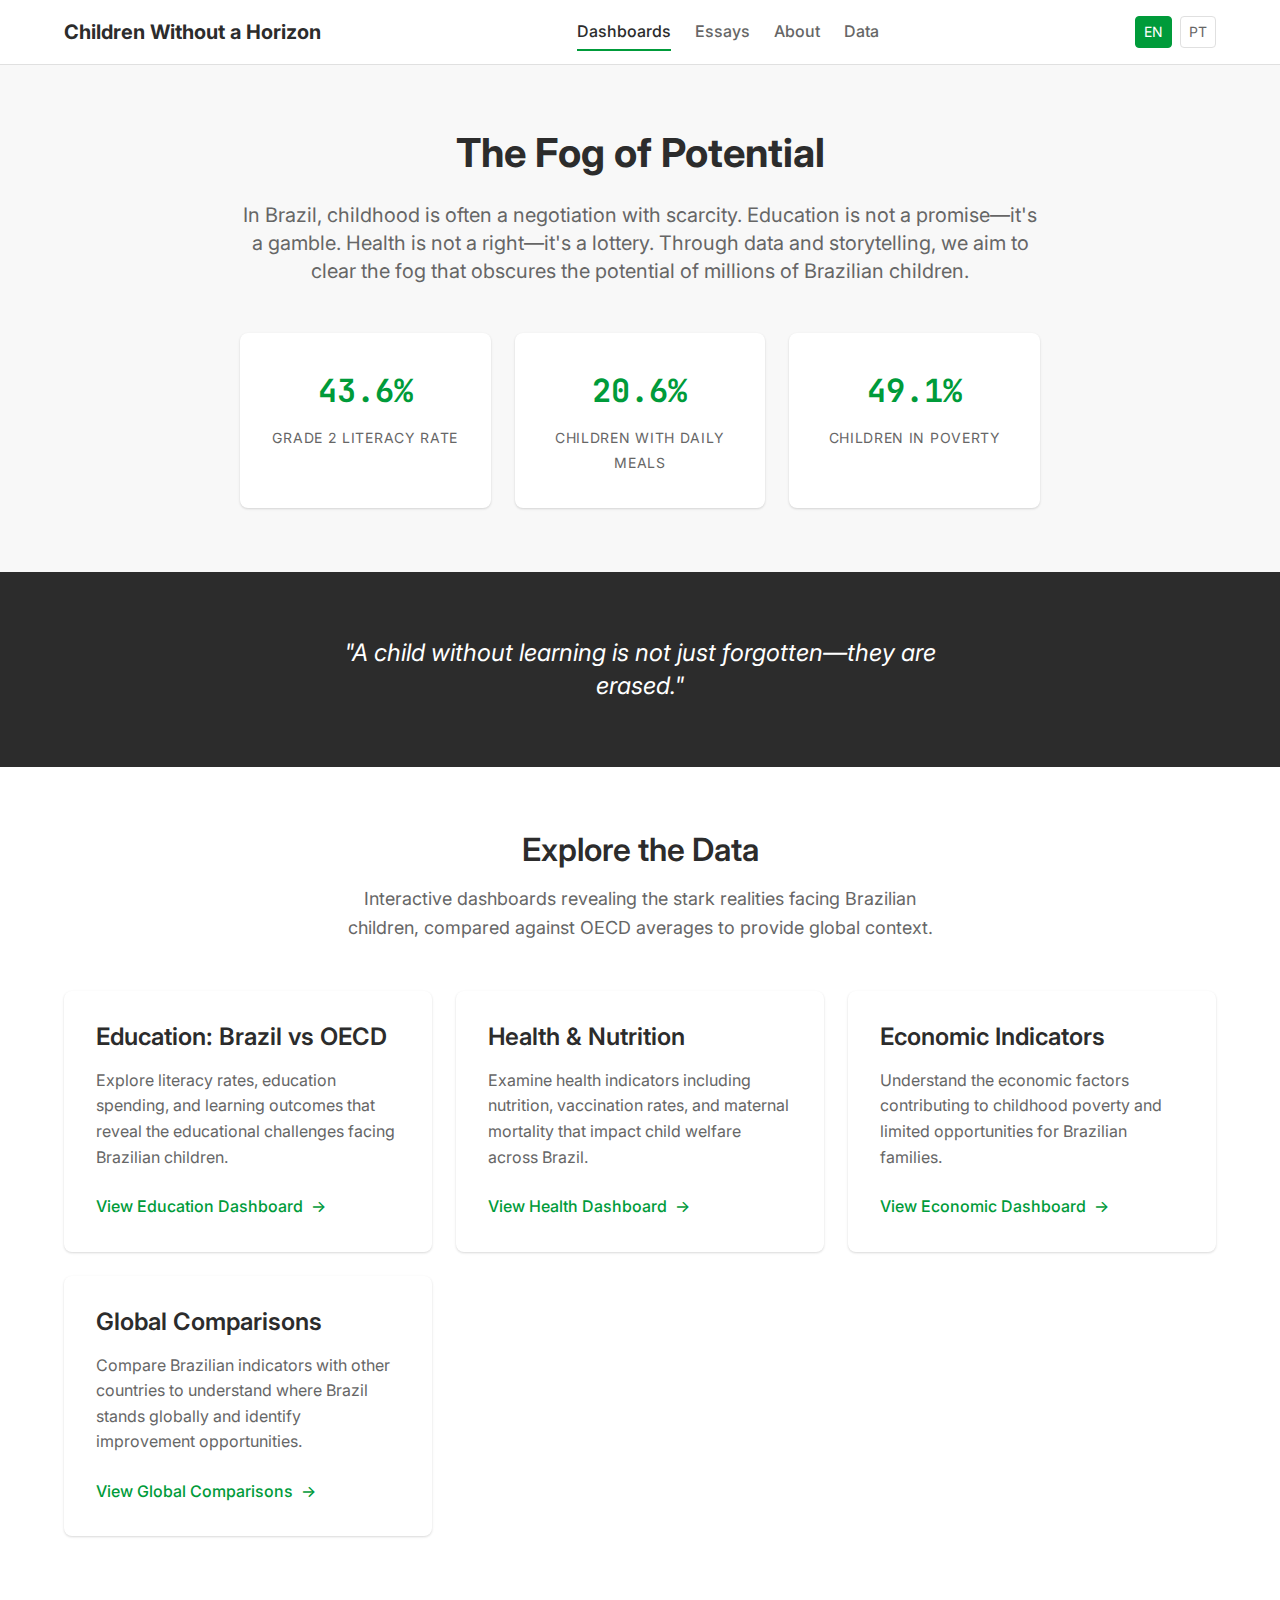
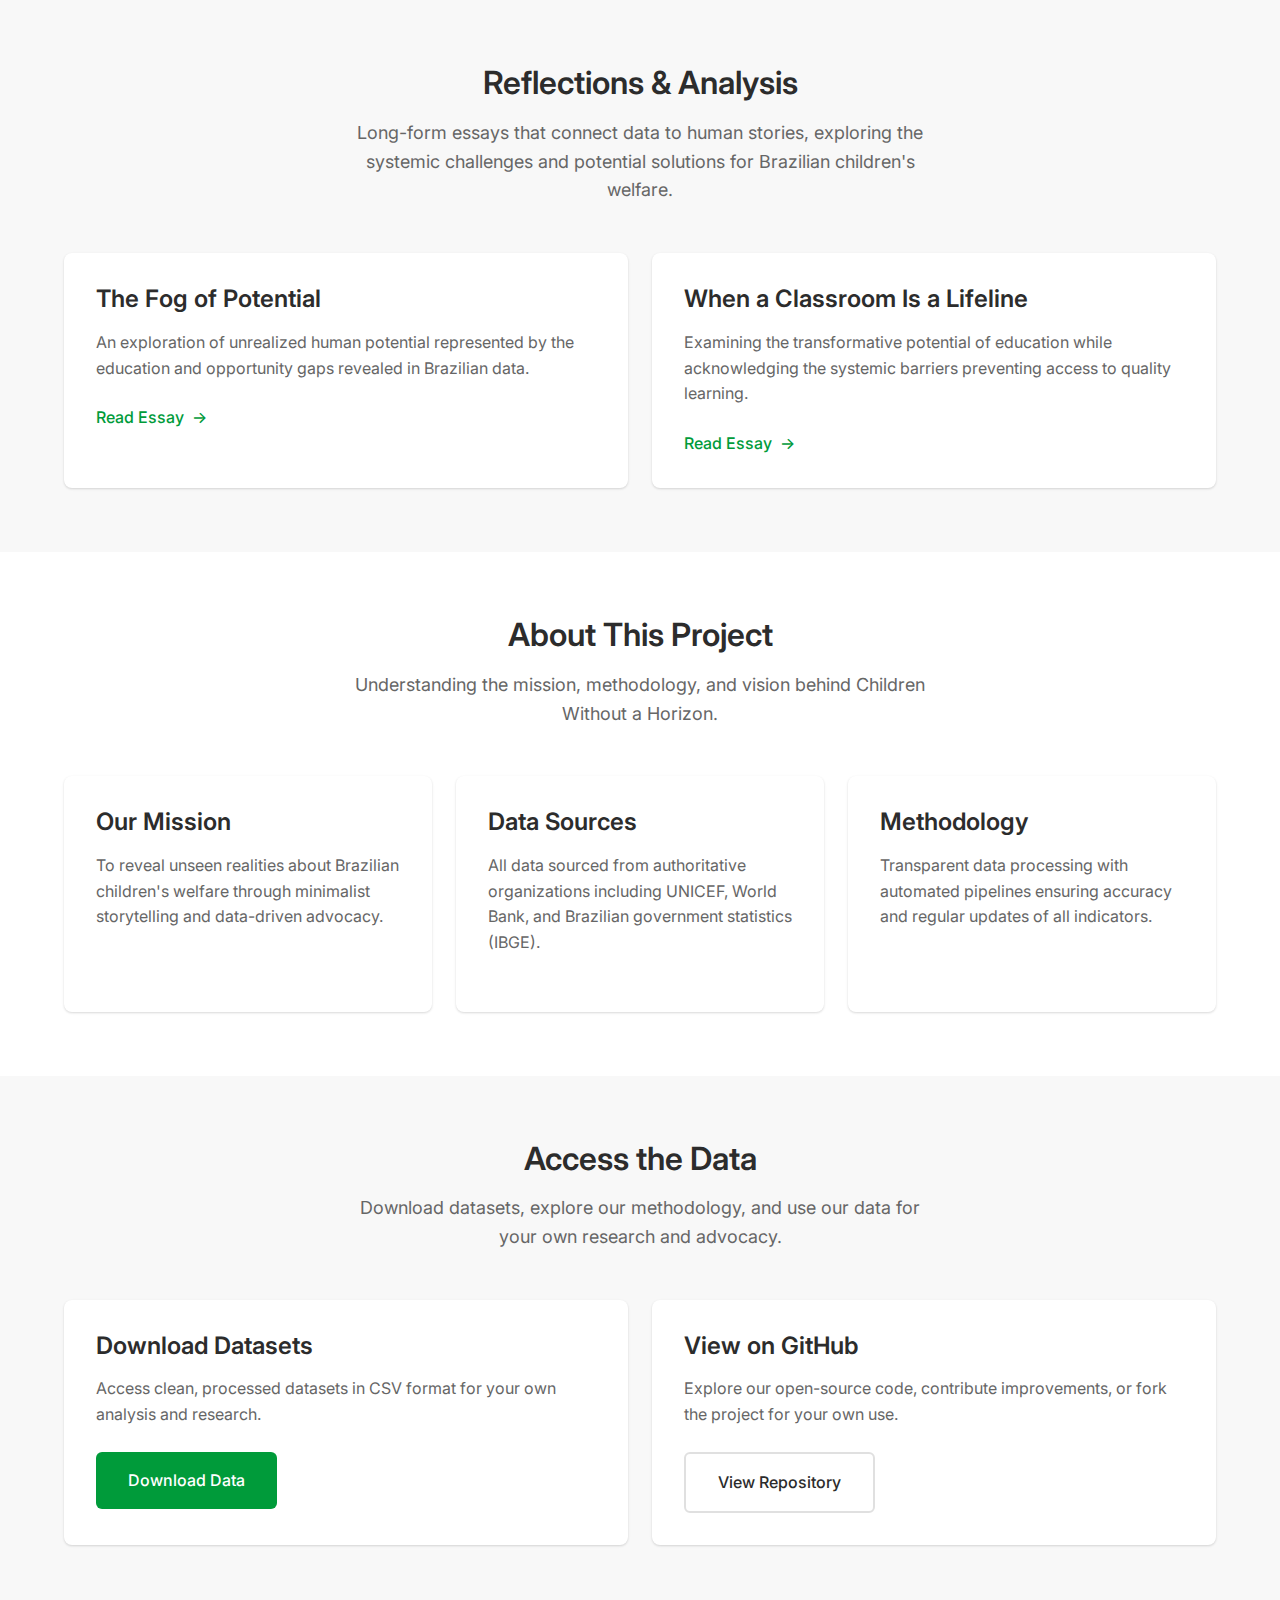
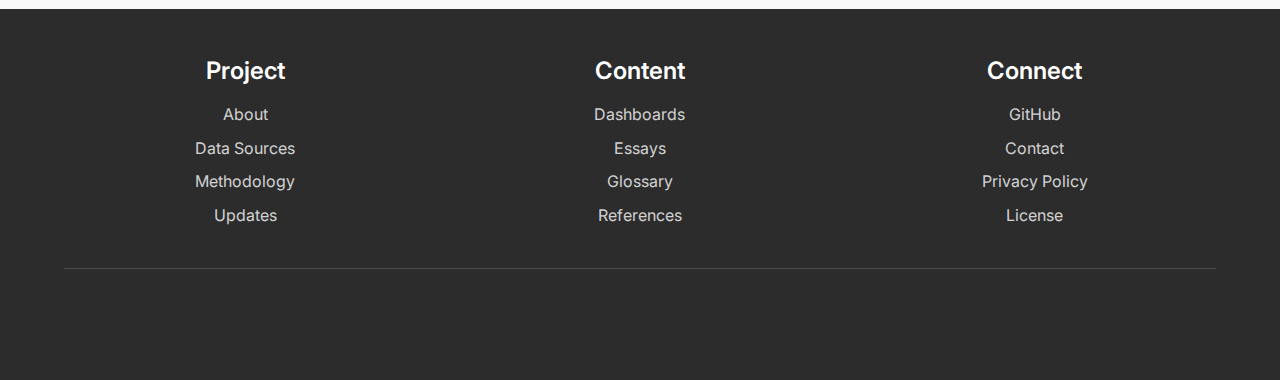
<file: index.html>
<!DOCTYPE html>
<html lang="en">
<head>
  <meta charset="UTF-8">
  <meta name="viewport" content="width=device-width, initial-scale=1.0">
  <meta name="description" content="Exploring childhood, education, health, and socioeconomic disparity in Brazil through data-driven storytelling and minimalist design.">
  <meta name="keywords" content="Brazil, children, education, health, data, OECD, statistics, social indicators">
  <meta name="author" content="Children Without a Horizon Project">
  
  <!-- Open Graph / Facebook -->
  <meta property="og:type" content="website">
  <meta property="og:url" content="https://children-without-a-horizon.github.io/">
  <meta property="og:title" content="Children Without a Horizon - Brazilian Data Project">
  <meta property="og:description" content="Revealing unseen realities about Brazilian children's welfare through data dashboards and reflective essays.">
  
  <!-- Twitter -->
  <meta property="twitter:card" content="summary_large_image">
  <meta property="twitter:url" content="https://children-without-a-horizon.github.io/">
  <meta property="twitter:title" content="Children Without a Horizon - Brazilian Data Project">
  <meta property="twitter:description" content="Revealing unseen realities about Brazilian children's welfare through data dashboards and reflective essays.">
  
  <title>Children Without a Horizon - Brazilian Data Project</title>
  
  <!-- Preload critical fonts -->
  <link rel="preconnect" href="https://fonts.googleapis.com">
  <link rel="preconnect" href="https://fonts.gstatic.com" crossorigin>
  <link href="https://fonts.googleapis.com/css2?family=Inter:wght@400;500;600;700&family=JetBrains+Mono:wght@400;500;700&display=swap" rel="stylesheet">
  
  <link rel="stylesheet" href="static/css/styles.css">
  
  <!-- Favicon -->
  <link rel="icon" type="image/x-icon" href="static/images/favicon.ico">
</head>
<body>
  <!-- Site Header -->
  <header class="site-header">
    <div class="container">
      <div class="header-content">
        <a href="/" class="site-logo">Children Without a Horizon</a>
        
        <nav class="main-nav" role="navigation" aria-label="Main navigation">
          <ul>
            <li><a href="#dashboards" class="active">Dashboards</a></li>
            <li><a href="#essays">Essays</a></li>
            <li><a href="#about">About</a></li>
            <li><a href="#data">Data</a></li>
          </ul>
        </nav>
        
        <div class="language-toggle" role="group" aria-label="Language selection">
          <a href="?lang=en" class="active" aria-label="Switch to English">EN</a>
          <a href="?lang=pt" aria-label="Mudar para Português">PT</a>
        </div>
      </div>
    </div>
  </header>

  <!-- Main Content -->
  <main>
    <!-- Hero Section -->
    <section class="hero">
      <div class="container">
        <div class="hero-content">
          <h1>The Fog of Potential</h1>
          <p class="hero-subtitle">
            In Brazil, childhood is often a negotiation with scarcity. Education is not a promise—it's a gamble. 
            Health is not a right—it's a lottery. Through data and storytelling, we aim to clear the fog 
            that obscures the potential of millions of Brazilian children.
          </p>
          
          <div class="hero-stats">
            <div class="stat-card">
              <span class="stat-number">43.6%</span>
              <span class="stat-label">Grade 2 Literacy Rate</span>
            </div>
            <div class="stat-card">
              <span class="stat-number">20.6%</span>
              <span class="stat-label">Children with Daily Meals</span>
            </div>
            <div class="stat-card">
              <span class="stat-number">49.1%</span>
              <span class="stat-label">Children in Poverty</span>
            </div>
          </div>
        </div>
      </div>
    </section>

    <!-- Quote Section -->
    <section class="quote-section">
      <div class="container">
        <blockquote>
          "A child without learning is not just forgotten—they are erased."
        </blockquote>
      </div>
    </section>

    <!-- Dashboards Section -->
    <section id="dashboards" class="content-section">
      <div class="container">
        <div class="section-header">
          <h2 class="section-title">Explore the Data</h2>
          <p class="section-description">
            Interactive dashboards revealing the stark realities facing Brazilian children, 
            compared against OECD averages to provide global context.
          </p>
        </div>
        
        <div class="grid grid-2">
          <div class="card">
            <h3 class="card-title">Education: Brazil vs OECD</h3>
            <p class="card-description">
              Explore literacy rates, education spending, and learning outcomes that reveal 
              the educational challenges facing Brazilian children.
            </p>
            <a href="dashboards/education.html" class="card-link">
              View Education Dashboard
            </a>
          </div>
          
          <div class="card">
            <h3 class="card-title">Health & Nutrition</h3>
            <p class="card-description">
              Examine health indicators including nutrition, vaccination rates, and maternal 
              mortality that impact child welfare across Brazil.
            </p>
            <a href="dashboards/health.html" class="card-link">
              View Health Dashboard
            </a>
          </div>
          
          <div class="card">
            <h3 class="card-title">Economic Indicators</h3>
            <p class="card-description">
              Understand the economic factors contributing to childhood poverty and 
              limited opportunities for Brazilian families.
            </p>
            <a href="dashboards/economic.html" class="card-link">
              View Economic Dashboard
            </a>
          </div>
          
          <div class="card">
            <h3 class="card-title">Global Comparisons</h3>
            <p class="card-description">
              Compare Brazilian indicators with other countries to understand where 
              Brazil stands globally and identify improvement opportunities.
            </p>
            <a href="dashboards/global_compare.html" class="card-link">
              View Global Comparisons
            </a>
          </div>
        </div>
      </div>
    </section>

    <!-- Essays Section -->
    <section id="essays" class="content-section">
      <div class="container">
        <div class="section-header">
          <h2 class="section-title">Reflections & Analysis</h2>
          <p class="section-description">
            Long-form essays that connect data to human stories, exploring the systemic 
            challenges and potential solutions for Brazilian children's welfare.
          </p>
        </div>
        
        <div class="grid grid-2">
          <div class="card">
            <h3 class="card-title">The Fog of Potential</h3>
            <p class="card-description">
              An exploration of unrealized human potential represented by the education 
              and opportunity gaps revealed in Brazilian data.
            </p>
            <a href="essays/fog_of_potential.html" class="card-link">
              Read Essay
            </a>
          </div>
          
          <div class="card">
            <h3 class="card-title">When a Classroom Is a Lifeline</h3>
            <p class="card-description">
              Examining the transformative potential of education while acknowledging 
              the systemic barriers preventing access to quality learning.
            </p>
            <a href="essays/classroom_lifeline.html" class="card-link">
              Read Essay
            </a>
          </div>
        </div>
      </div>
    </section>

    <!-- About Section -->
    <section id="about" class="content-section">
      <div class="container">
        <div class="section-header">
          <h2 class="section-title">About This Project</h2>
          <p class="section-description">
            Understanding the mission, methodology, and vision behind Children Without a Horizon.
          </p>
        </div>
        
        <div class="grid grid-3">
          <div class="card">
            <h3 class="card-title">Our Mission</h3>
            <p class="card-description">
              To reveal unseen realities about Brazilian children's welfare through 
              minimalist storytelling and data-driven advocacy.
            </p>
          </div>
          
          <div class="card">
            <h3 class="card-title">Data Sources</h3>
            <p class="card-description">
              All data sourced from authoritative organizations including UNICEF, 
              World Bank, and Brazilian government statistics (IBGE).
            </p>
          </div>
          
          <div class="card">
            <h3 class="card-title">Methodology</h3>
            <p class="card-description">
              Transparent data processing with automated pipelines ensuring 
              accuracy and regular updates of all indicators.
            </p>
          </div>
        </div>
      </div>
    </section>

    <!-- Data Access Section -->
    <section id="data" class="content-section">
      <div class="container">
        <div class="section-header">
          <h2 class="section-title">Access the Data</h2>
          <p class="section-description">
            Download datasets, explore our methodology, and use our data for your own research and advocacy.
          </p>
        </div>
        
        <div class="grid grid-2">
          <div class="card">
            <h3 class="card-title">Download Datasets</h3>
            <p class="card-description">
              Access clean, processed datasets in CSV format for your own analysis and research.
            </p>
            <a href="data/processed/" class="btn btn-primary">
              Download Data
            </a>
          </div>
          
          <div class="card">
            <h3 class="card-title">View on GitHub</h3>
            <p class="card-description">
              Explore our open-source code, contribute improvements, or fork the project for your own use.
            </p>
            <a href="https://github.com/Martinolli/children-without-a-horizon" class="btn btn-secondary">
              View Repository
            </a>
          </div>
        </div>
      </div>
    </section>
  </main>

  <!-- Site Footer -->
  <footer class="site-footer">
    <div class="container">
      <div class="footer-content">
        <div class="footer-section">
          <h3>Project</h3>
          <a href="#about">About</a>
          <a href="#data">Data Sources</a>
          <a href="methodology.html">Methodology</a>
          <a href="updates.html">Updates</a>
        </div>
        
        <div class="footer-section">
          <h3>Content</h3>
          <a href="#dashboards">Dashboards</a>
          <a href="#essays">Essays</a>
          <a href="glossary.html">Glossary</a>
          <a href="references.html">References</a>
        </div>
        
        <div class="footer-section">
          <h3>Connect</h3>
          <a href="https://github.com/Martinolli/children-without-a-horizon">GitHub</a>
          <a href="mailto:contact@children-without-a-horizon.org">Contact</a>
          <a href="privacy.html">Privacy Policy</a>
          <a href="license.html">License</a>
        </div>
      </div>
      
      <div class="footer-bottom">
        <p>&copy; 2025 Children Without a Horizon. Licensed under MIT License. 
           Data sourced from UNICEF, World Bank, and IBGE.</p>
      </div>
    </div>
  </footer>

  <!-- JavaScript for enhanced functionality -->
  <script>
    // Smooth scrolling for anchor links
    document.querySelectorAll('a[href^="#"]').forEach(anchor => {
      anchor.addEventListener('click', function (e) {
        e.preventDefault();
        const target = document.querySelector(this.getAttribute('href'));
        if (target) {
          target.scrollIntoView({
            behavior: 'smooth',
            block: 'start'
          });
        }
      });
    });

    // Language toggle functionality
    const languageToggle = document.querySelector('.language-toggle');
    if (languageToggle) {
      languageToggle.addEventListener('click', function(e) {
        if (e.target.tagName === 'A') {
          // Remove active class from all language links
          languageToggle.querySelectorAll('a').forEach(link => {
            link.classList.remove('active');
          });
          // Add active class to clicked link
          e.target.classList.add('active');
        }
      });
    }

    // Add loading states for dashboard links
    document.querySelectorAll('.card-link').forEach(link => {
      link.addEventListener('click', function() {
        this.style.opacity = '0.7';
        this.innerHTML = this.innerHTML.replace('→', '⟳');
      });
    });
  </script>
</body>
</html>
</file>
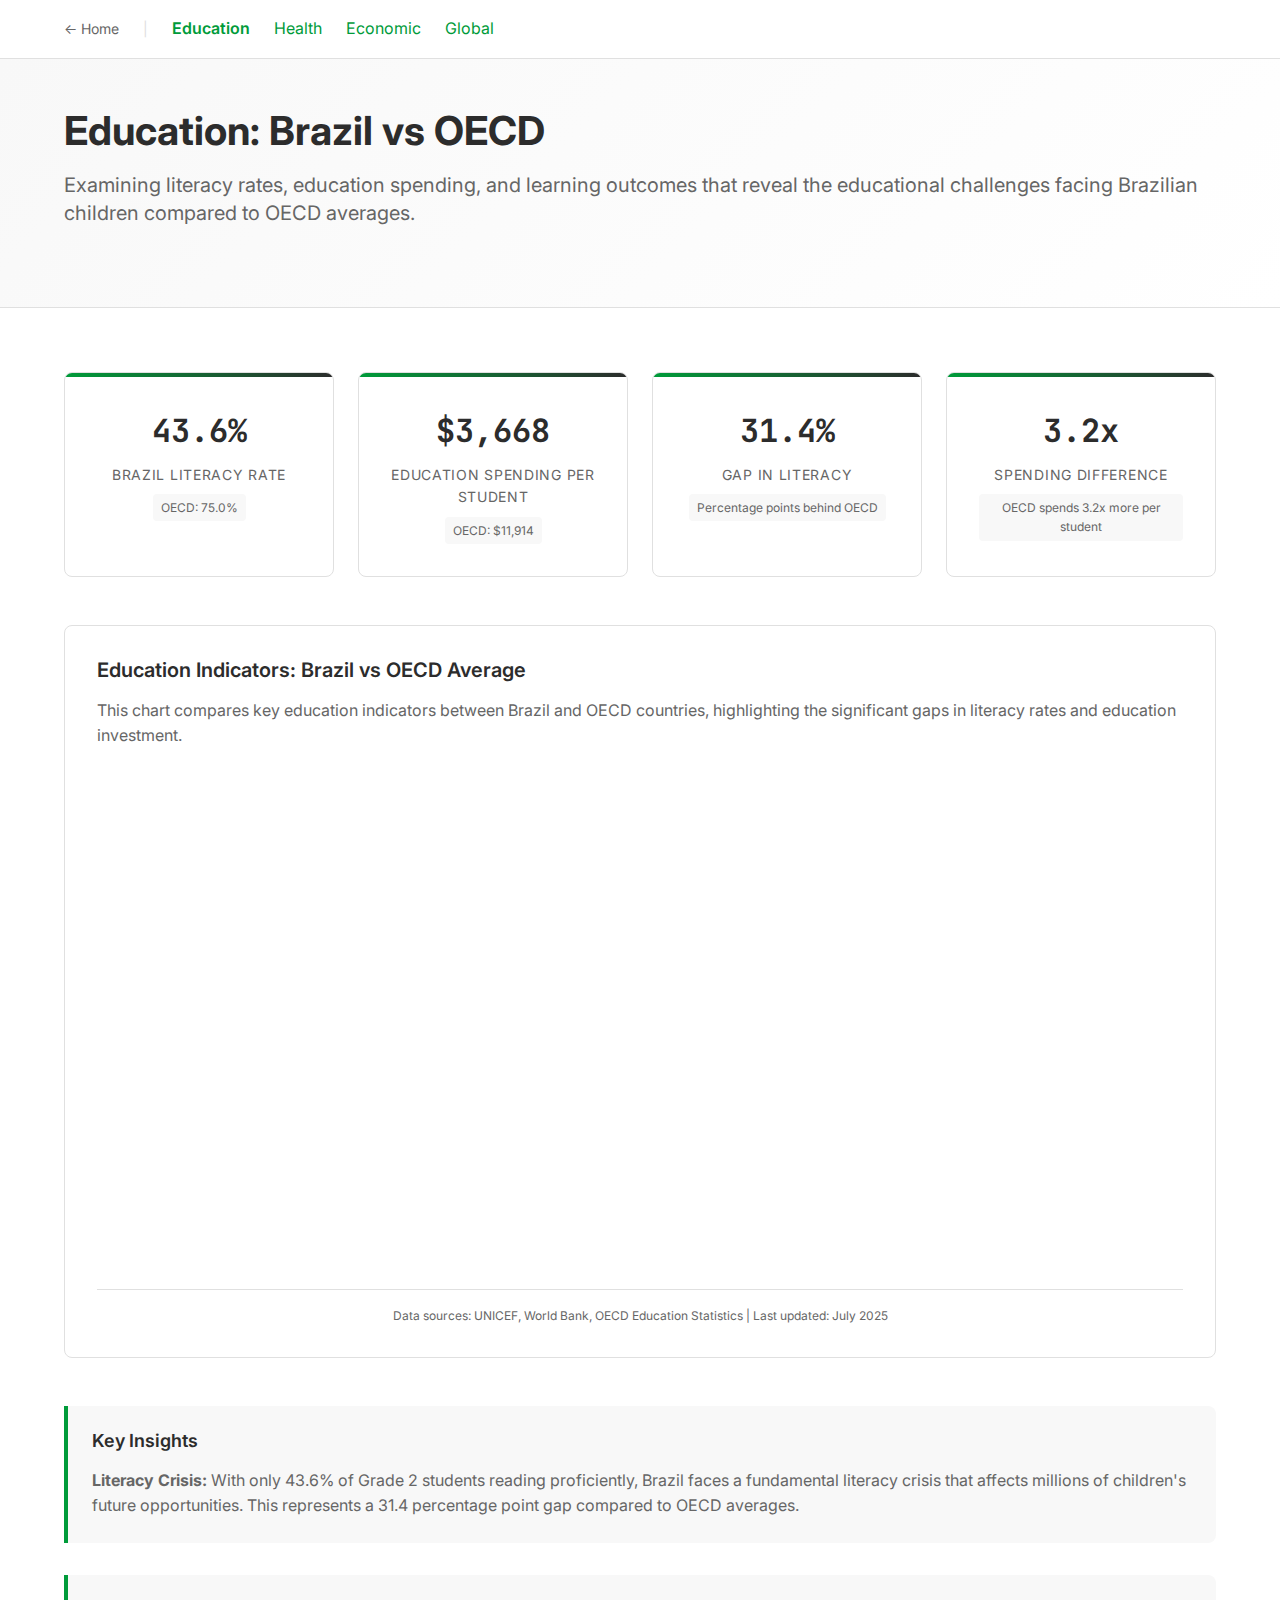
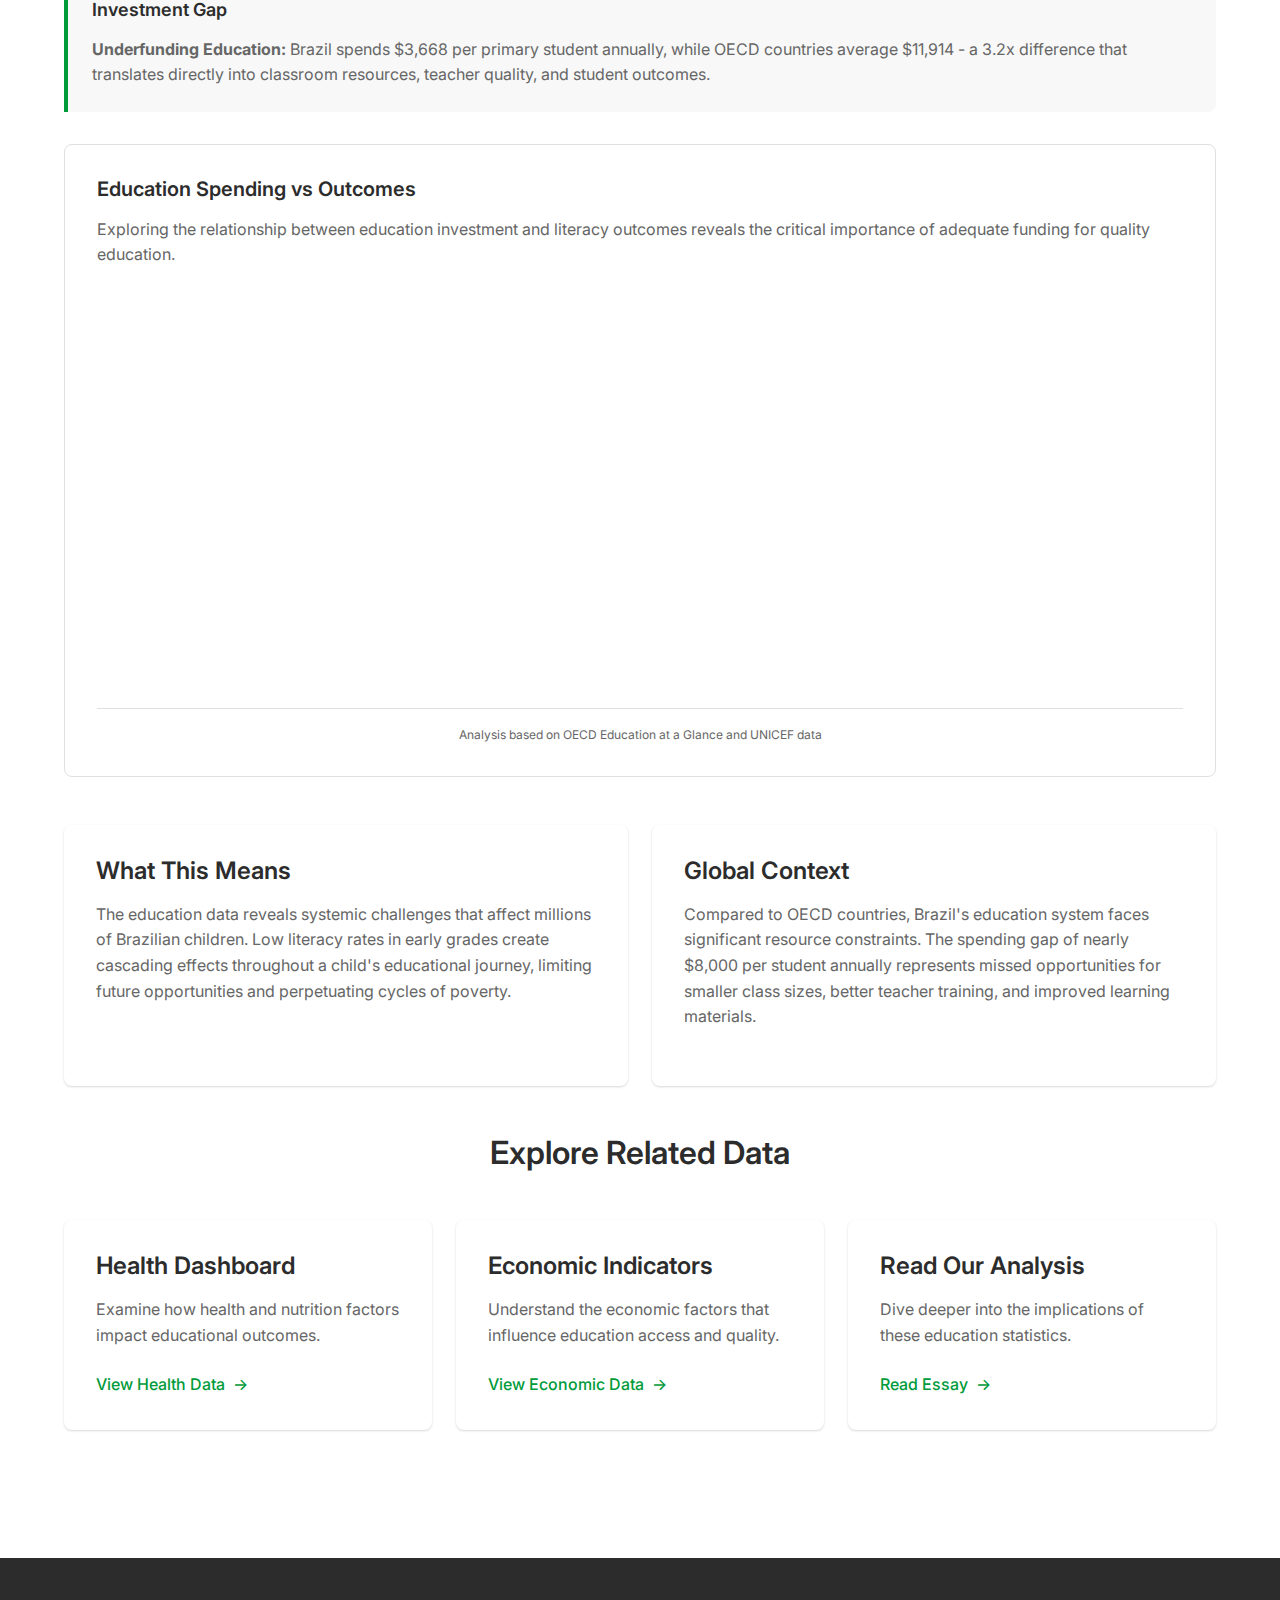
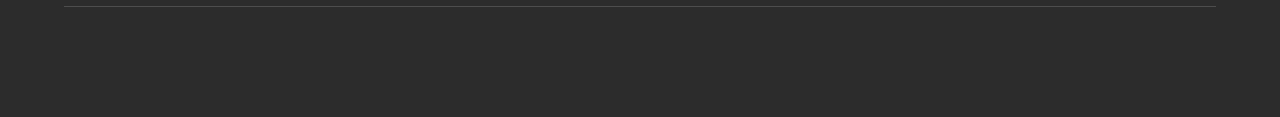
<file: dashboards/education.html>
<!DOCTYPE html>
<html lang="en">
<head>
  <meta charset="UTF-8">
  <meta name="viewport" content="width=device-width, initial-scale=1.0">
  <meta name="description" content="Education indicators comparing Brazil to OECD averages - literacy rates, education spending, and learning outcomes.">
  <title>Education Dashboard - Children Without a Horizon</title>
  
  <!-- Fonts -->
  <link rel="preconnect" href="https://fonts.googleapis.com">
  <link rel="preconnect" href="https://fonts.gstatic.com" crossorigin>
  <link href="https://fonts.googleapis.com/css2?family=Inter:wght@400;500;600;700&family=JetBrains+Mono:wght@400;500;700&display=swap" rel="stylesheet">
  
  <!-- Styles -->
  <link rel="stylesheet" href="../static/css/styles.css">
  
  <!-- Plotly.js -->
  <script src="https://cdn.plot.ly/plotly-latest.min.js"></script>
  
  <style>
    /* Dashboard-specific styles */
    .dashboard-header {
      background: linear-gradient(135deg, var(--color-light-gray) 0%, var(--color-background) 100%);
      padding: var(--space-2xl) 0;
      border-bottom: 1px solid var(--color-border);
    }
    
    .dashboard-nav {
      background-color: var(--color-background);
      border-bottom: 1px solid var(--color-border);
      padding: var(--space-md) 0;
      position: sticky;
      top: 0;
      z-index: 50;
    }
    
    .dashboard-nav ul {
      display: flex;
      list-style: none;
      margin: 0;
      padding: 0;
      gap: var(--space-lg);
      align-items: center;
    }
    
    .dashboard-nav .home-link {
      color: var(--color-secondary);
      font-size: var(--font-size-sm);
    }
    
    .dashboard-nav .home-link:hover {
      color: var(--color-accent);
    }
    
    .dashboard-nav .divider {
      color: var(--color-border);
      font-size: var(--font-size-sm);
    }
    
    .dashboard-nav .current {
      color: var(--color-accent);
      font-weight: 600;
    }
    
    .key-metrics {
      display: grid;
      grid-template-columns: repeat(auto-fit, minmax(200px, 1fr));
      gap: var(--space-lg);
      margin-bottom: var(--space-2xl);
    }
    
    .metric-card {
      background-color: var(--color-background);
      border: 1px solid var(--color-border);
      border-radius: 8px;
      padding: var(--space-xl);
      text-align: center;
      position: relative;
      overflow: hidden;
    }
    
    .metric-card::before {
      content: '';
      position: absolute;
      top: 0;
      left: 0;
      right: 0;
      height: 4px;
      background: linear-gradient(90deg, var(--color-accent) 0%, var(--color-primary) 100%);
    }
    
    .metric-value {
      font-family: var(--font-mono);
      font-size: var(--font-size-3xl);
      font-weight: 700;
      color: var(--color-primary);
      display: block;
      margin-bottom: var(--space-sm);
    }
    
    .metric-label {
      font-size: var(--font-size-sm);
      color: var(--color-secondary);
      text-transform: uppercase;
      letter-spacing: 0.05em;
      margin-bottom: var(--space-sm);
    }
    
    .metric-comparison {
      font-size: var(--font-size-xs);
      color: var(--color-secondary);
      background-color: var(--color-light-gray);
      padding: var(--space-xs) var(--space-sm);
      border-radius: 4px;
      display: inline-block;
    }
    
    .chart-container {
      background-color: var(--color-background);
      border: 1px solid var(--color-border);
      border-radius: 8px;
      padding: var(--space-xl);
      margin-bottom: var(--space-2xl);
    }
    
    .chart-title {
      font-size: var(--font-size-xl);
      font-weight: 600;
      margin-bottom: var(--space-md);
      color: var(--color-primary);
    }
    
    .chart-description {
      color: var(--color-secondary);
      margin-bottom: var(--space-lg);
      line-height: 1.6;
    }
    
    .insight-box {
      background-color: var(--color-light-gray);
      border-left: 4px solid var(--color-accent);
      padding: var(--space-lg);
      margin: var(--space-xl) 0;
      border-radius: 0 8px 8px 0;
    }
    
    .insight-box h3 {
      color: var(--color-primary);
      margin-bottom: var(--space-md);
      font-size: var(--font-size-lg);
    }
    
    .insight-box p {
      color: var(--color-secondary);
      margin: 0;
    }
    
    .data-source {
      font-size: var(--font-size-xs);
      color: var(--color-secondary);
      text-align: center;
      margin-top: var(--space-md);
      padding-top: var(--space-md);
      border-top: 1px solid var(--color-border);
    }
    
    @media (max-width: 768px) {
      .dashboard-nav ul {
        flex-wrap: wrap;
        gap: var(--space-sm);
      }
      
      .key-metrics {
        grid-template-columns: 1fr;
      }
      
      .metric-value {
        font-size: var(--font-size-2xl);
      }
    }
  </style>
</head>
<body>
  <!-- Dashboard Navigation -->
  <nav class="dashboard-nav">
    <div class="container">
      <ul>
        <li><a href="../index.html" class="home-link">← Home</a></li>
        <li><span class="divider">|</span></li>
        <li><span class="current">Education</span></li>
        <li><a href="health.html">Health</a></li>
        <li><a href="economic.html">Economic</a></li>
        <li><a href="global_compare.html">Global</a></li>
      </ul>
    </div>
  </nav>

  <!-- Dashboard Header -->
  <header class="dashboard-header">
    <div class="container">
      <h1>Education: Brazil vs OECD</h1>
      <p class="hero-subtitle">
        Examining literacy rates, education spending, and learning outcomes that reveal 
        the educational challenges facing Brazilian children compared to OECD averages.
      </p>
    </div>
  </header>

  <!-- Main Dashboard Content -->
  <main class="content-section">
    <div class="container">
      
      <!-- Key Metrics -->
      <div class="key-metrics">
        <div class="metric-card">
          <span class="metric-value">43.6%</span>
          <div class="metric-label">Brazil Literacy Rate</div>
          <div class="metric-comparison">OECD: 75.0%</div>
        </div>
        
        <div class="metric-card">
          <span class="metric-value">$3,668</span>
          <div class="metric-label">Education Spending per Student</div>
          <div class="metric-comparison">OECD: $11,914</div>
        </div>
        
        <div class="metric-card">
          <span class="metric-value">31.4%</span>
          <div class="metric-label">Gap in Literacy</div>
          <div class="metric-comparison">Percentage points behind OECD</div>
        </div>
        
        <div class="metric-card">
          <span class="metric-value">3.2x</span>
          <div class="metric-label">Spending Difference</div>
          <div class="metric-comparison">OECD spends 3.2x more per student</div>
        </div>
      </div>

      <!-- Main Comparison Chart -->
      <div class="chart-container">
        <h2 class="chart-title">Education Indicators: Brazil vs OECD Average</h2>
        <p class="chart-description">
          This chart compares key education indicators between Brazil and OECD countries, 
          highlighting the significant gaps in literacy rates and education investment.
        </p>
        
        <div id="education-chart" style="width:100%; height:500px;"></div>
        
        <div class="data-source">
          Data sources: UNICEF, World Bank, OECD Education Statistics | Last updated: July 2025
        </div>
      </div>

      <!-- Insights Section -->
      <div class="insight-box">
        <h3>Key Insights</h3>
        <p>
          <strong>Literacy Crisis:</strong> With only 43.6% of Grade 2 students reading proficiently, 
          Brazil faces a fundamental literacy crisis that affects millions of children's future opportunities. 
          This represents a 31.4 percentage point gap compared to OECD averages.
        </p>
      </div>

      <div class="insight-box">
        <h3>Investment Gap</h3>
        <p>
          <strong>Underfunding Education:</strong> Brazil spends $3,668 per primary student annually, 
          while OECD countries average $11,914 - a 3.2x difference that translates directly into 
          classroom resources, teacher quality, and student outcomes.
        </p>
      </div>

      <!-- Detailed Analysis Chart -->
      <div class="chart-container">
        <h2 class="chart-title">Education Spending vs Outcomes</h2>
        <p class="chart-description">
          Exploring the relationship between education investment and literacy outcomes 
          reveals the critical importance of adequate funding for quality education.
        </p>
        
        <div id="spending-outcomes-chart" style="width:100%; height:400px;"></div>
        
        <div class="data-source">
          Analysis based on OECD Education at a Glance and UNICEF data
        </div>
      </div>

      <!-- Context Section -->
      <div class="grid grid-2" style="margin-top: var(--space-2xl);">
        <div class="card">
          <h3 class="card-title">What This Means</h3>
          <p class="card-description">
            The education data reveals systemic challenges that affect millions of Brazilian children. 
            Low literacy rates in early grades create cascading effects throughout a child's educational journey, 
            limiting future opportunities and perpetuating cycles of poverty.
          </p>
        </div>
        
        <div class="card">
          <h3 class="card-title">Global Context</h3>
          <p class="card-description">
            Compared to OECD countries, Brazil's education system faces significant resource constraints. 
            The spending gap of nearly $8,000 per student annually represents missed opportunities for 
            smaller class sizes, better teacher training, and improved learning materials.
          </p>
        </div>
      </div>

      <!-- Related Content -->
      <div class="content-section" style="padding-top: var(--space-2xl);">
        <div class="section-header">
          <h2 class="section-title">Explore Related Data</h2>
        </div>
        
        <div class="grid grid-3">
          <div class="card">
            <h3 class="card-title">Health Dashboard</h3>
            <p class="card-description">
              Examine how health and nutrition factors impact educational outcomes.
            </p>
            <a href="health.html" class="card-link">View Health Data</a>
          </div>
          
          <div class="card">
            <h3 class="card-title">Economic Indicators</h3>
            <p class="card-description">
              Understand the economic factors that influence education access and quality.
            </p>
            <a href="economic.html" class="card-link">View Economic Data</a>
          </div>
          
          <div class="card">
            <h3 class="card-title">Read Our Analysis</h3>
            <p class="card-description">
              Dive deeper into the implications of these education statistics.
            </p>
            <a href="../essays/fog_of_potential.html" class="card-link">Read Essay</a>
          </div>
        </div>
      </div>
    </div>
  </main>

  <!-- Footer -->
  <footer class="site-footer">
    <div class="container">
      <div class="footer-bottom">
        <p>&copy; 2025 Children Without a Horizon. Data from UNICEF, World Bank, OECD.</p>
      </div>
    </div>
  </footer>

  <!-- JavaScript for Charts -->
  <script>
    // Chart configuration
    const chartConfig = {
      displayModeBar: false,
      responsive: true,
      displaylogo: false
    };

    // Load and process data
    Plotly.d3.csv("../data/raw/child_indicators.csv", function(err, rows) {
      if(err) {
        console.error("Error loading data:", err);
        return;
      }

      // Filter education-related indicators
      const educationIndicators = rows.filter(r => 
        r.Indicator.includes("Literacy") || 
        r.Indicator.includes("Education")
      );

      // Separate Brazil and OECD data
      const brazil = educationIndicators.filter(r => r.Country === "Brazil");
      const oecd = educationIndicators.filter(r => r.Country === "OECD Avg");

      // Get unique indicators
      const indicators = Array.from(new Set(educationIndicators.map(r => r.Indicator)));

      // Create main comparison chart
      const traceBrazil = {
        x: indicators,
        y: indicators.map(i => {
          const row = brazil.find(r => r.Indicator === i);
          return row ? +row.Value : 0;
        }),
        name: "Brazil",
        type: "bar",
        marker: {
          color: "#009B3A",
          opacity: 0.8
        },
        hovertemplate: "<b>%{x}</b><br>Brazil: %{y}<br><extra></extra>"
      };

      const traceOECD = {
        x: indicators,
        y: indicators.map(i => {
          const row = oecd.find(r => r.Indicator === i);
          return row ? +row.Value : 0;
        }),
        name: "OECD Average",
        type: "bar",
        marker: {
          color: "#666666",
          opacity: 0.8
        },
        hovertemplate: "<b>%{x}</b><br>OECD Avg: %{y}<br><extra></extra>"
      };

      const layout = {
        barmode: "group",
        margin: {t: 20, b: 120, l: 60, r: 20},
        font: {
          family: "Inter, sans-serif",
          size: 12,
          color: "#2C2C2C"
        },
        plot_bgcolor: "rgba(0,0,0,0)",
        paper_bgcolor: "rgba(0,0,0,0)",
        xaxis: {
          tickangle: -45,
          tickfont: {size: 11},
          gridcolor: "#E0E0E0",
          gridwidth: 1
        },
        yaxis: {
          title: {
            text: "Value",
            font: {size: 12, color: "#666666"}
          },
          gridcolor: "#E0E0E0",
          gridwidth: 1
        },
        legend: {
          orientation: "h",
          y: -0.3,
          x: 0.5,
          xanchor: "center"
        },
        hovermode: "closest"
      };

      Plotly.newPlot("education-chart", [traceBrazil, traceOECD], layout, chartConfig);

      // Create spending vs outcomes scatter plot
      const spendingData = [
        {x: [3668], y: [43.6], name: "Brazil", mode: "markers", 
         marker: {size: 15, color: "#009B3A"}, 
         hovertemplate: "<b>Brazil</b><br>Spending: $%{x}<br>Literacy: %{y}%<extra></extra>"},
        {x: [11914], y: [75.0], name: "OECD Average", mode: "markers", 
         marker: {size: 15, color: "#666666"},
         hovertemplate: "<b>OECD Average</b><br>Spending: $%{x}<br>Literacy: %{y}%<extra></extra>"}
      ];

      const spendingLayout = {
        margin: {t: 20, b: 60, l: 60, r: 20},
        font: {
          family: "Inter, sans-serif",
          size: 12,
          color: "#2C2C2C"
        },
        plot_bgcolor: "rgba(0,0,0,0)",
        paper_bgcolor: "rgba(0,0,0,0)",
        xaxis: {
          title: {
            text: "Education Spending per Student (USD)",
            font: {size: 12, color: "#666666"}
          },
          gridcolor: "#E0E0E0",
          gridwidth: 1
        },
        yaxis: {
          title: {
            text: "Grade 2 Literacy Rate (%)",
            font: {size: 12, color: "#666666"}
          },
          gridcolor: "#E0E0E0",
          gridwidth: 1
        },
        showlegend: false,
        hovermode: "closest"
      };

      Plotly.newPlot("spending-outcomes-chart", spendingData, spendingLayout, chartConfig);
    });

    // Add smooth scrolling for navigation
    document.querySelectorAll('a[href^="#"]').forEach(anchor => {
      anchor.addEventListener('click', function (e) {
        e.preventDefault();
        const target = document.querySelector(this.getAttribute('href'));
        if (target) {
          target.scrollIntoView({
            behavior: 'smooth',
            block: 'start'
          });
        }
      });
    });
  </script>
</body>
</html>
</file>
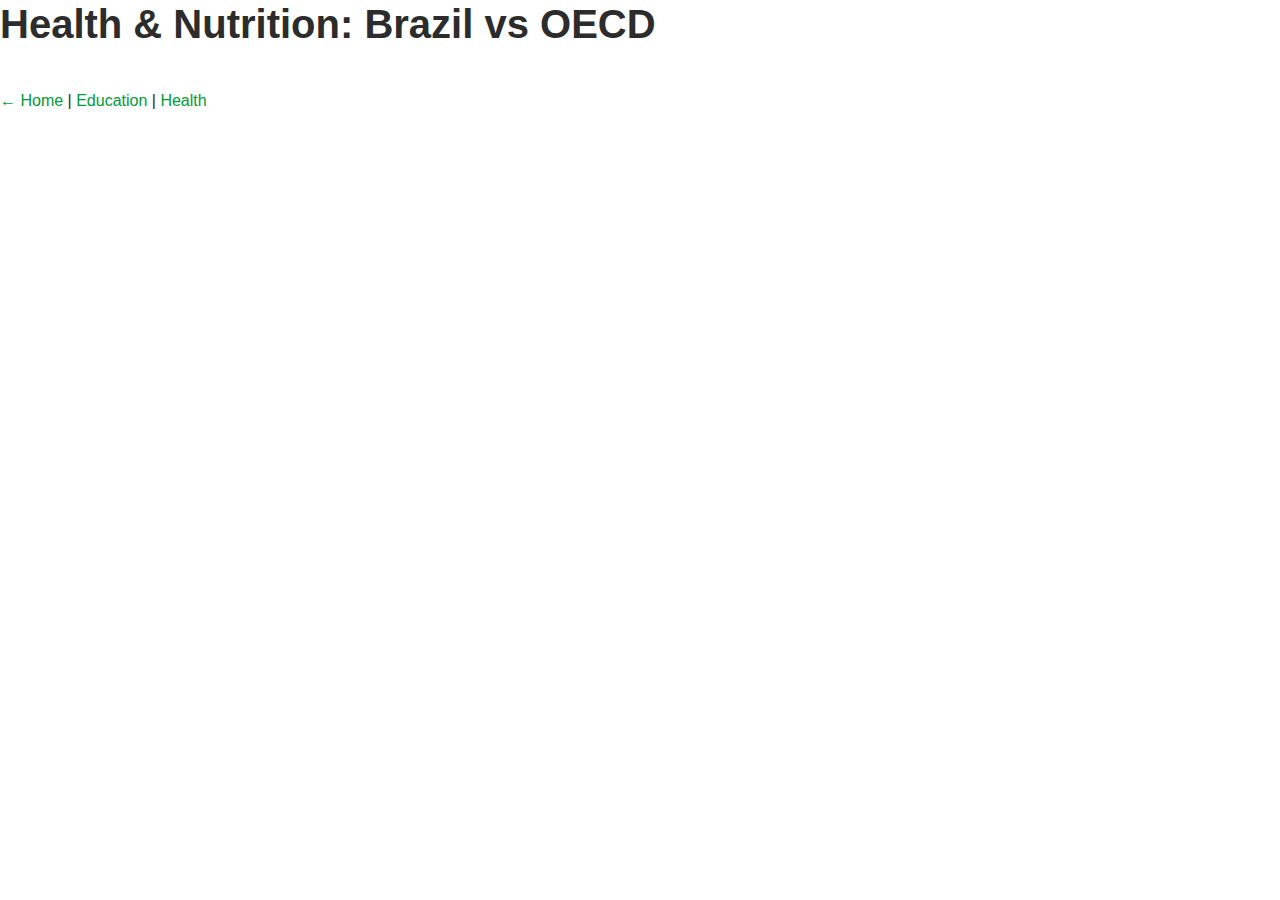
<file: dashboards/health.html>
<!DOCTYPE html>
<html lang="en">
<head>
  <meta charset="UTF-8">
  <title>Health & Nutrition: Brazil vs OECD</title>
  <script src="https://cdn.plot.ly/plotly-latest.min.js"></script>
  <link rel="stylesheet" href="../static/css/styles.css">
</head>
<body>
  <div class="dash-header">
    <h1>Health & Nutrition: Brazil vs OECD</h1>
  </div>

  <div id="health-chart" style="width:90%;max-width:800px;margin:40px auto;"></div>

  <script>
    Plotly.d3.csv("../data/raw/child_indicators.csv", function(err, rows) {
      if(err) return console.error(err);

      // Only health/nutrition indicators
      const healthIndicators = [
        "Daily Meals (2–9 yrs)",
        "Vaccination (Polio)",
        "Maternal Mortality"
      ];

      const brazil = rows.filter(r => r.Country === "Brazil" && healthIndicators.includes(r.Indicator));
      const oecd  = rows.filter(r => r.Country === "OECD Avg" && healthIndicators.includes(r.Indicator));

      const traceBR = {
        x: healthIndicators,
        y: healthIndicators.map(i => +brazil.find(r => r.Indicator === i).Value),
        name: "Brazil",
        type: "bar",
        marker: {color: "#006699"}
      };
      const traceOECD = {
        x: healthIndicators,
        y: healthIndicators.map(i => +oecd.find(r => r.Indicator === i).Value),
        name: "OECD Avg",
        type: "bar",
        marker: {color: "#999999"}
      };

      Plotly.newPlot("health-chart",
        [traceBR, traceOECD],
        {
          barmode: "group",
          margin: {t:40, b:70},
          yaxis: {title: "% / Value"},
          xaxis: {tickangle: -20}
        }
      );
    });
  </script>
</body>
</html>
<nav>
  <a href="../index.html">&larr; Home</a> |
  <a href="education.html">Education</a> |
  <a href="health.html">Health</a>
  <!-- Add more as needed -->
</nav>
</file>
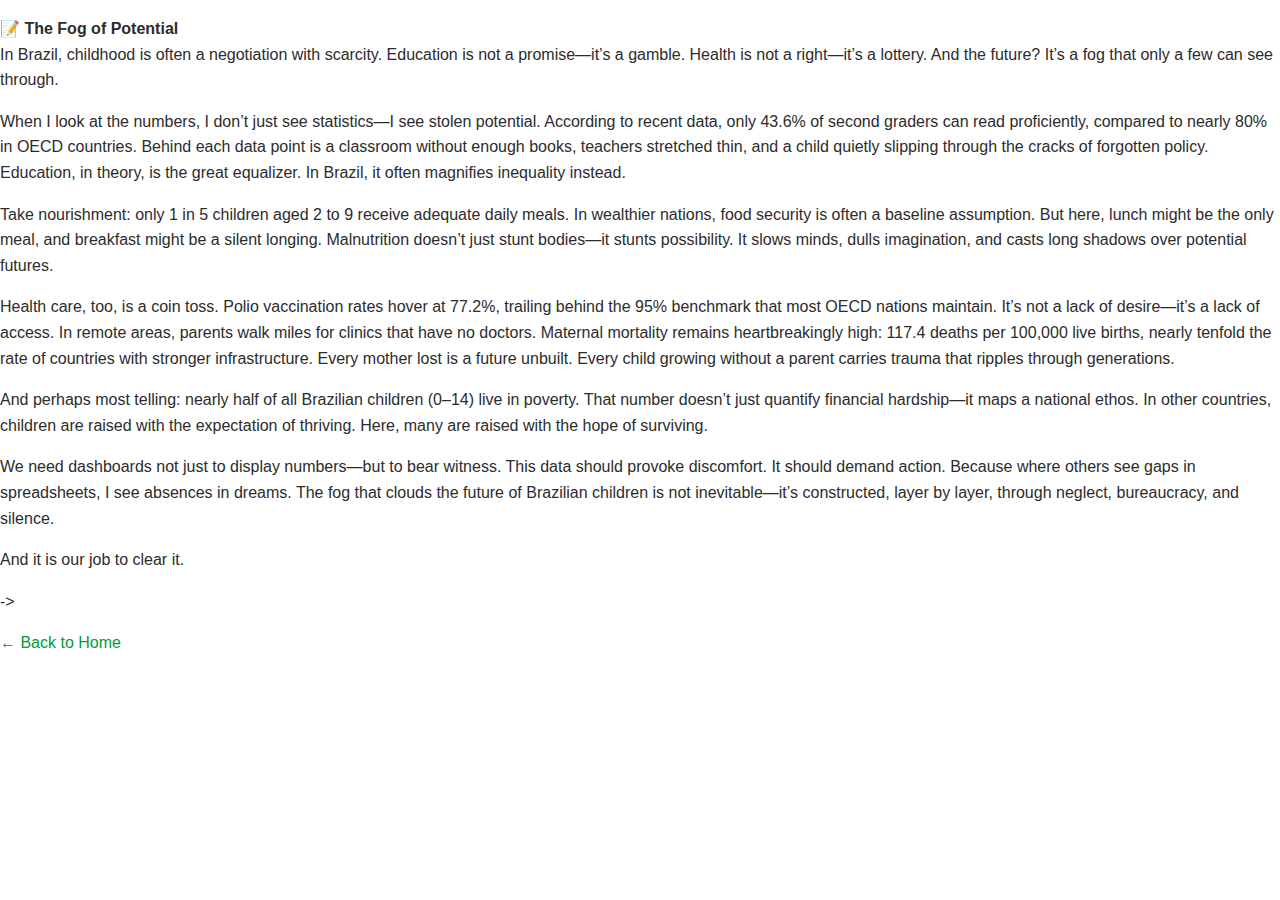
<file: essays/essay_template.html>
<!DOCTYPE html>
<html lang="en">
<head>
  <meta charset="UTF-8">
  <title><!-- The Fog of Potential --></title>
  <link rel="stylesheet" href="../static/css/styles.css">
</head>
<body>
  <article class="essay">
    <header>
      <h1><!-- Essay Title --></h1>
      <p class="subtitle"><!-- Optional Subtitle or Quote --></p>
    </header>
    <section>
      <p>
        📝 <strong>The Fog of Potential</strong><br>
        In Brazil, childhood is often a negotiation with scarcity. Education is not a promise—it’s a gamble. Health is not a right—it’s a lottery. And the future? It’s a fog that only a few can see through.
      </p>
      <p>
        When I look at the numbers, I don’t just see statistics—I see stolen potential. According to recent data, only 43.6% of second graders can read proficiently, compared to nearly 80% in OECD countries. Behind each data point is a classroom without enough books, teachers stretched thin, and a child quietly slipping through the cracks of forgotten policy. Education, in theory, is the great equalizer. In Brazil, it often magnifies inequality instead.
      </p>
      <p>
        Take nourishment: only 1 in 5 children aged 2 to 9 receive adequate daily meals. In wealthier nations, food security is often a baseline assumption. But here, lunch might be the only meal, and breakfast might be a silent longing. Malnutrition doesn’t just stunt bodies—it stunts possibility. It slows minds, dulls imagination, and casts long shadows over potential futures.
      </p>
      <p>
        Health care, too, is a coin toss. Polio vaccination rates hover at 77.2%, trailing behind the 95% benchmark that most OECD nations maintain. It’s not a lack of desire—it’s a lack of access. In remote areas, parents walk miles for clinics that have no doctors. Maternal mortality remains heartbreakingly high: 117.4 deaths per 100,000 live births, nearly tenfold the rate of countries with stronger infrastructure. Every mother lost is a future unbuilt. Every child growing without a parent carries trauma that ripples through generations.
      </p>
      <p>
        And perhaps most telling: nearly half of all Brazilian children (0–14) live in poverty. That number doesn’t just quantify financial hardship—it maps a national ethos. In other countries, children are raised with the expectation of thriving. Here, many are raised with the hope of surviving.
      </p>
      <p>
        We need dashboards not just to display numbers—but to bear witness. This data should provoke discomfort. It should demand action. Because where others see gaps in spreadsheets, I see absences in dreams. The fog that clouds the future of Brazilian children is not inevitable—it’s constructed, layer by layer, through neglect, bureaucracy, and silence.
      </p>
      <p>
        And it is our job to clear it.
      </p>
->
      </p>
      <!-- Repeat <p> blocks for each paragraph -->
    </section>
  </article>
  <footer>
    <a href="../index.html">&larr; Back to Home</a>
  </footer>
</body>
</html>
</file>
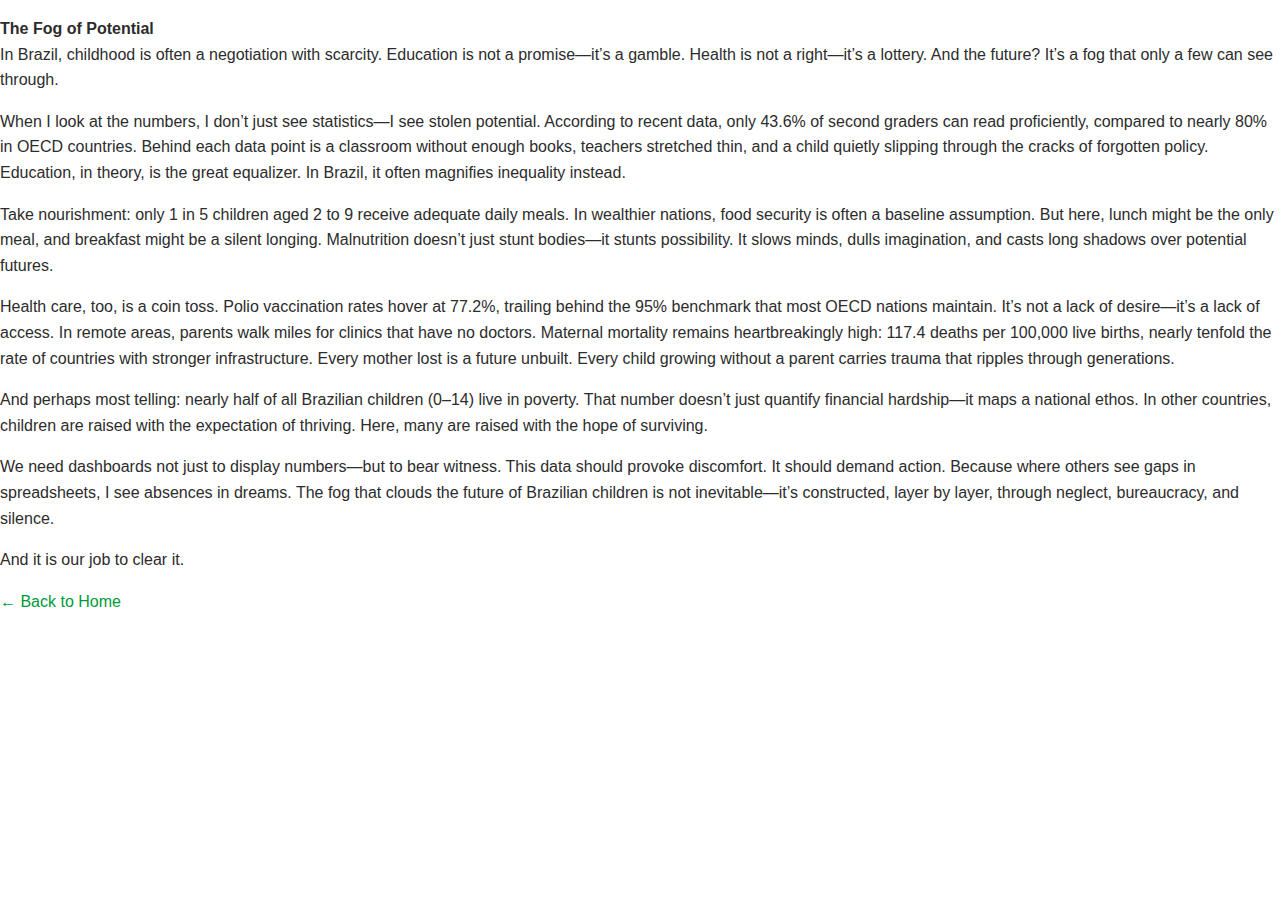
<file: essays/fog_of_potential.html>
<!DOCTYPE html>
<html lang="en">
<head>
  <meta charset="UTF-8">
  <title><!-- The Fog of Potential --></title>
  <link rel="stylesheet" href="../static/css/styles.css">
</head>
<body>
  <article class="essay">
    <header>
      <h1><!-- Essay Title --></h1>
      <p class="subtitle"><!-- Optional Subtitle or Quote --></p>
    </header>
    <section>
    <div class="centered-essay">
      <p>
        <strong>The Fog of Potential</strong><br>
        In Brazil, childhood is often a negotiation with scarcity. Education is not a promise—it’s a gamble. Health is not a right—it’s a lottery. And the future? It’s a fog that only a few can see through.
      </p>
        <p>
          When I look at the numbers, I don’t just see statistics—I see stolen potential. According to recent data, only 43.6% of second graders can read proficiently, compared to nearly 80% in OECD countries. Behind each data point is a classroom without enough books, teachers stretched thin, and a child quietly slipping through the cracks of forgotten policy. Education, in theory, is the great equalizer. In Brazil, it often magnifies inequality instead.
        </p>
        <p>
          Take nourishment: only 1 in 5 children aged 2 to 9 receive adequate daily meals. In wealthier nations, food security is often a baseline assumption. But here, lunch might be the only meal, and breakfast might be a silent longing. Malnutrition doesn’t just stunt bodies—it stunts possibility. It slows minds, dulls imagination, and casts long shadows over potential futures.
        </p>
        <p>
          Health care, too, is a coin toss. Polio vaccination rates hover at 77.2%, trailing behind the 95% benchmark that most OECD nations maintain. It’s not a lack of desire—it’s a lack of access. In remote areas, parents walk miles for clinics that have no doctors. Maternal mortality remains heartbreakingly high: 117.4 deaths per 100,000 live births, nearly tenfold the rate of countries with stronger infrastructure. Every mother lost is a future unbuilt. Every child growing without a parent carries trauma that ripples through generations.
        </p>
        <p>
          And perhaps most telling: nearly half of all Brazilian children (0–14) live in poverty. That number doesn’t just quantify financial hardship—it maps a national ethos. In other countries, children are raised with the expectation of thriving. Here, many are raised with the hope of surviving.
        </p>
        <p>
          We need dashboards not just to display numbers—but to bear witness. This data should provoke discomfort. It should demand action. Because where others see gaps in spreadsheets, I see absences in dreams. The fog that clouds the future of Brazilian children is not inevitable—it’s constructed, layer by layer, through neglect, bureaucracy, and silence.
        </p>
        <p>
          And it is our job to clear it.
        </p>
    </div>
      </p>
      <!-- Repeat <p> blocks for each paragraph -->
    </section>
  </article>
  <footer>
    <a href="../index.html">&larr; Back to Home</a>
  </footer>
</body>
</html>
</file>
<file: static/css/styles.css>
/* Children Without a Horizon - Design System CSS */
/* Inspired by Off-Guardian's clean, minimalist approach */

/* CSS Custom Properties (Design Tokens) */
:root {
  /* Colors */
  --color-primary: #2C2C2C;
  --color-secondary: #666666;
  --color-accent: #009B3A;
  --color-background: #FFFFFF;
  --color-light-gray: #F8F8F8;
  --color-border: #E0E0E0;
  --color-error: #D32F2F;
  --color-success: #388E3C;
  
  /* Typography */
  --font-primary: 'Inter', -apple-system, BlinkMacSystemFont, 'Segoe UI', Roboto, sans-serif;
  --font-mono: 'JetBrains Mono', 'Fira Code', 'Courier New', monospace;
  
  /* Font Sizes */
  --font-size-xs: 0.75rem;   /* 12px */
  --font-size-sm: 0.875rem;  /* 14px */
  --font-size-base: 1rem;    /* 16px */
  --font-size-lg: 1.125rem;  /* 18px */
  --font-size-xl: 1.25rem;   /* 20px */
  --font-size-2xl: 1.5rem;   /* 24px */
  --font-size-3xl: 2rem;     /* 32px */
  --font-size-4xl: 2.5rem;   /* 40px */
  
  /* Spacing */
  --space-xs: 0.25rem;   /* 4px */
  --space-sm: 0.5rem;    /* 8px */
  --space-md: 1rem;      /* 16px */
  --space-lg: 1.5rem;    /* 24px */
  --space-xl: 2rem;      /* 32px */
  --space-2xl: 3rem;     /* 48px */
  --space-3xl: 4rem;     /* 64px */
  
  /* Layout */
  --max-width: 1200px;
  --container-padding: var(--space-lg);
  
  /* Transitions */
  --transition-fast: 0.15s ease;
  --transition-base: 0.3s ease;
  --transition-slow: 0.5s ease;
  
  /* Shadows */
  --shadow-sm: 0 1px 2px 0 rgba(0, 0, 0, 0.05);
  --shadow-base: 0 1px 3px 0 rgba(0, 0, 0, 0.1), 0 1px 2px 0 rgba(0, 0, 0, 0.06);
  --shadow-lg: 0 10px 15px -3px rgba(0, 0, 0, 0.1), 0 4px 6px -2px rgba(0, 0, 0, 0.05);
}

/* Reset and Base Styles */
* {
  box-sizing: border-box;
}

html {
  font-size: 16px;
  scroll-behavior: smooth;
}

body {
  margin: 0;
  padding: 0;
  font-family: var(--font-primary);
  font-size: var(--font-size-base);
  line-height: 1.6;
  color: var(--color-primary);
  background-color: var(--color-background);
  -webkit-font-smoothing: antialiased;
  -moz-osx-font-smoothing: grayscale;
}

/* Typography */
h1, h2, h3, h4, h5, h6 {
  margin: 0 0 var(--space-md) 0;
  font-weight: 600;
  line-height: 1.2;
  color: var(--color-primary);
}

h1 {
  font-size: var(--font-size-4xl);
  font-weight: 700;
}

h2 {
  font-size: var(--font-size-3xl);
}

h3 {
  font-size: var(--font-size-2xl);
}

h4 {
  font-size: var(--font-size-xl);
}

h5 {
  font-size: var(--font-size-lg);
}

h6 {
  font-size: var(--font-size-base);
}

p {
  margin: 0 0 var(--space-md) 0;
  color: var(--color-primary);
}

a {
  color: var(--color-accent);
  text-decoration: none;
  transition: color var(--transition-fast);
}

a:hover {
  color: var(--color-primary);
  text-decoration: underline;
}

a:focus {
  outline: 2px solid var(--color-accent);
  outline-offset: 2px;
}

/* Layout Components */
.container {
  max-width: var(--max-width);
  margin: 0 auto;
  padding: 0 var(--container-padding);
}

.grid {
  display: grid;
  gap: var(--space-lg);
}

.grid-2 {
  grid-template-columns: repeat(auto-fit, minmax(300px, 1fr));
}

.grid-3 {
  grid-template-columns: repeat(auto-fit, minmax(250px, 1fr));
}

.grid-4 {
  grid-template-columns: repeat(auto-fit, minmax(200px, 1fr));
}

/* Header and Navigation */
.site-header {
  background-color: var(--color-background);
  border-bottom: 1px solid var(--color-border);
  position: sticky;
  top: 0;
  z-index: 100;
}

.header-content {
  display: flex;
  justify-content: space-between;
  align-items: center;
  padding: var(--space-md) 0;
}

.site-logo {
  font-size: var(--font-size-xl);
  font-weight: 700;
  color: var(--color-primary);
  text-decoration: none;
}

.site-logo:hover {
  color: var(--color-accent);
  text-decoration: none;
}

.main-nav ul {
  display: flex;
  list-style: none;
  margin: 0;
  padding: 0;
  gap: var(--space-lg);
}

.main-nav a {
  color: var(--color-secondary);
  font-weight: 500;
  padding: var(--space-sm) 0;
  border-bottom: 2px solid transparent;
  transition: all var(--transition-fast);
}

.main-nav a:hover,
.main-nav a.active {
  color: var(--color-primary);
  border-bottom-color: var(--color-accent);
  text-decoration: none;
}

.language-toggle {
  display: flex;
  gap: var(--space-sm);
  align-items: center;
}

.language-toggle a {
  padding: var(--space-xs) var(--space-sm);
  border: 1px solid var(--color-border);
  border-radius: 4px;
  font-size: var(--font-size-sm);
  color: var(--color-secondary);
  transition: all var(--transition-fast);
}

.language-toggle a:hover,
.language-toggle a.active {
  background-color: var(--color-accent);
  color: var(--color-background);
  border-color: var(--color-accent);
  text-decoration: none;
}

/* Hero Section */
.hero {
  background-color: var(--color-light-gray);
  padding: var(--space-3xl) 0;
  text-align: center;
}

.hero-content {
  max-width: 800px;
  margin: 0 auto;
}

.hero h1 {
  margin-bottom: var(--space-lg);
  color: var(--color-primary);
}

.hero-subtitle {
  font-size: var(--font-size-xl);
  color: var(--color-secondary);
  margin-bottom: var(--space-xl);
  line-height: 1.4;
}

.hero-stats {
  display: grid;
  grid-template-columns: repeat(auto-fit, minmax(200px, 1fr));
  gap: var(--space-lg);
  margin-top: var(--space-2xl);
}

.stat-card {
  background-color: var(--color-background);
  padding: var(--space-xl);
  border-radius: 8px;
  box-shadow: var(--shadow-base);
  text-align: center;
}

.stat-number {
  font-family: var(--font-mono);
  font-size: var(--font-size-3xl);
  font-weight: 700;
  color: var(--color-accent);
  display: block;
  margin-bottom: var(--space-sm);
}

.stat-label {
  font-size: var(--font-size-sm);
  color: var(--color-secondary);
  text-transform: uppercase;
  letter-spacing: 0.05em;
}

/* Quote Section */
.quote-section {
  background-color: var(--color-primary);
  color: var(--color-background);
  padding: var(--space-3xl) 0;
  text-align: center;
}

.quote-section blockquote {
  font-size: var(--font-size-2xl);
  font-style: italic;
  margin: 0;
  max-width: 600px;
  margin: 0 auto;
  line-height: 1.4;
}

.quote-section cite {
  display: block;
  margin-top: var(--space-lg);
  font-size: var(--font-size-base);
  font-style: normal;
  opacity: 0.8;
}

/* Content Sections */
.content-section {
  padding: var(--space-3xl) 0;
}

.content-section:nth-child(even) {
  background-color: var(--color-light-gray);
}

.section-header {
  text-align: center;
  margin-bottom: var(--space-2xl);
}

.section-title {
  margin-bottom: var(--space-md);
}

.section-description {
  font-size: var(--font-size-lg);
  color: var(--color-secondary);
  max-width: 600px;
  margin: 0 auto;
}

/* Cards */
.card {
  background-color: var(--color-background);
  border-radius: 8px;
  padding: var(--space-xl);
  box-shadow: var(--shadow-base);
  transition: box-shadow var(--transition-base);
}

.card:hover {
  box-shadow: var(--shadow-lg);
}

.card-title {
  margin-bottom: var(--space-md);
}

.card-description {
  color: var(--color-secondary);
  margin-bottom: var(--space-lg);
}

.card-link {
  display: inline-flex;
  align-items: center;
  gap: var(--space-sm);
  color: var(--color-accent);
  font-weight: 500;
  text-decoration: none;
  transition: color var(--transition-fast);
}

.card-link:hover {
  color: var(--color-primary);
}

.card-link::after {
  content: '→';
  transition: transform var(--transition-fast);
}

.card-link:hover::after {
  transform: translateX(4px);
}

/* Buttons */
.btn {
  display: inline-flex;
  align-items: center;
  gap: var(--space-sm);
  padding: var(--space-md) var(--space-xl);
  border: none;
  border-radius: 6px;
  font-family: inherit;
  font-size: var(--font-size-base);
  font-weight: 500;
  text-decoration: none;
  cursor: pointer;
  transition: all var(--transition-fast);
  min-height: 44px; /* Touch-friendly */
}

.btn-primary {
  background-color: var(--color-accent);
  color: var(--color-background);
}

.btn-primary:hover {
  background-color: var(--color-primary);
  color: var(--color-background);
  text-decoration: none;
}

.btn-secondary {
  background-color: transparent;
  color: var(--color-primary);
  border: 2px solid var(--color-border);
}

.btn-secondary:hover {
  border-color: var(--color-accent);
  color: var(--color-accent);
  text-decoration: none;
}

/* Footer */
.site-footer {
  background-color: var(--color-primary);
  color: var(--color-background);
  padding: var(--space-2xl) 0;
  text-align: center;
}

.footer-content {
  display: grid;
  grid-template-columns: repeat(auto-fit, minmax(250px, 1fr));
  gap: var(--space-xl);
  margin-bottom: var(--space-xl);
}

.footer-section h3 {
  color: var(--color-background);
  margin-bottom: var(--space-md);
}

.footer-section a {
  color: rgba(255, 255, 255, 0.8);
  display: block;
  margin-bottom: var(--space-sm);
}

.footer-section a:hover {
  color: var(--color-background);
}

.footer-bottom {
  border-top: 1px solid rgba(255, 255, 255, 0.2);
  padding-top: var(--space-lg);
  font-size: var(--font-size-sm);
  opacity: 0.8;
}

/* Responsive Design */
@media (max-width: 768px) {
  :root {
    --container-padding: var(--space-md);
    --font-size-4xl: 2rem;
    --font-size-3xl: 1.75rem;
  }
  
  .header-content {
    flex-direction: column;
    gap: var(--space-md);
  }
  
  .main-nav ul {
    flex-direction: column;
    gap: var(--space-md);
    text-align: center;
  }
  
  .hero {
    padding: var(--space-2xl) 0;
  }
  
  .hero-stats {
    grid-template-columns: 1fr;
  }
  
  .content-section {
    padding: var(--space-2xl) 0;
  }
  
  .grid-2,
  .grid-3,
  .grid-4 {
    grid-template-columns: 1fr;
  }
}

@media (max-width: 480px) {
  .main-nav ul {
    gap: var(--space-sm);
  }
  
  .btn {
    width: 100%;
    justify-content: center;
  }
  
  .hero-subtitle {
    font-size: var(--font-size-lg);
  }
}

/* Accessibility */
@media (prefers-reduced-motion: reduce) {
  * {
    animation-duration: 0.01ms !important;
    animation-iteration-count: 1 !important;
    transition-duration: 0.01ms !important;
  }
}

/* Focus styles for keyboard navigation */
.btn:focus,
.card:focus {
  outline: 2px solid var(--color-accent);
  outline-offset: 2px;
}

/* High contrast mode support */
@media (prefers-contrast: high) {
  :root {
    --color-primary: #000000;
    --color-secondary: #333333;
    --color-background: #FFFFFF;
    --color-border: #000000;
  }
}

/* Print styles */
@media print {
  .site-header,
  .site-footer,
  .language-toggle {
    display: none;
  }
  
  .hero {
    background-color: transparent;
  }
  
  a {
    color: var(--color-primary);
    text-decoration: underline;
  }
}
</file>
